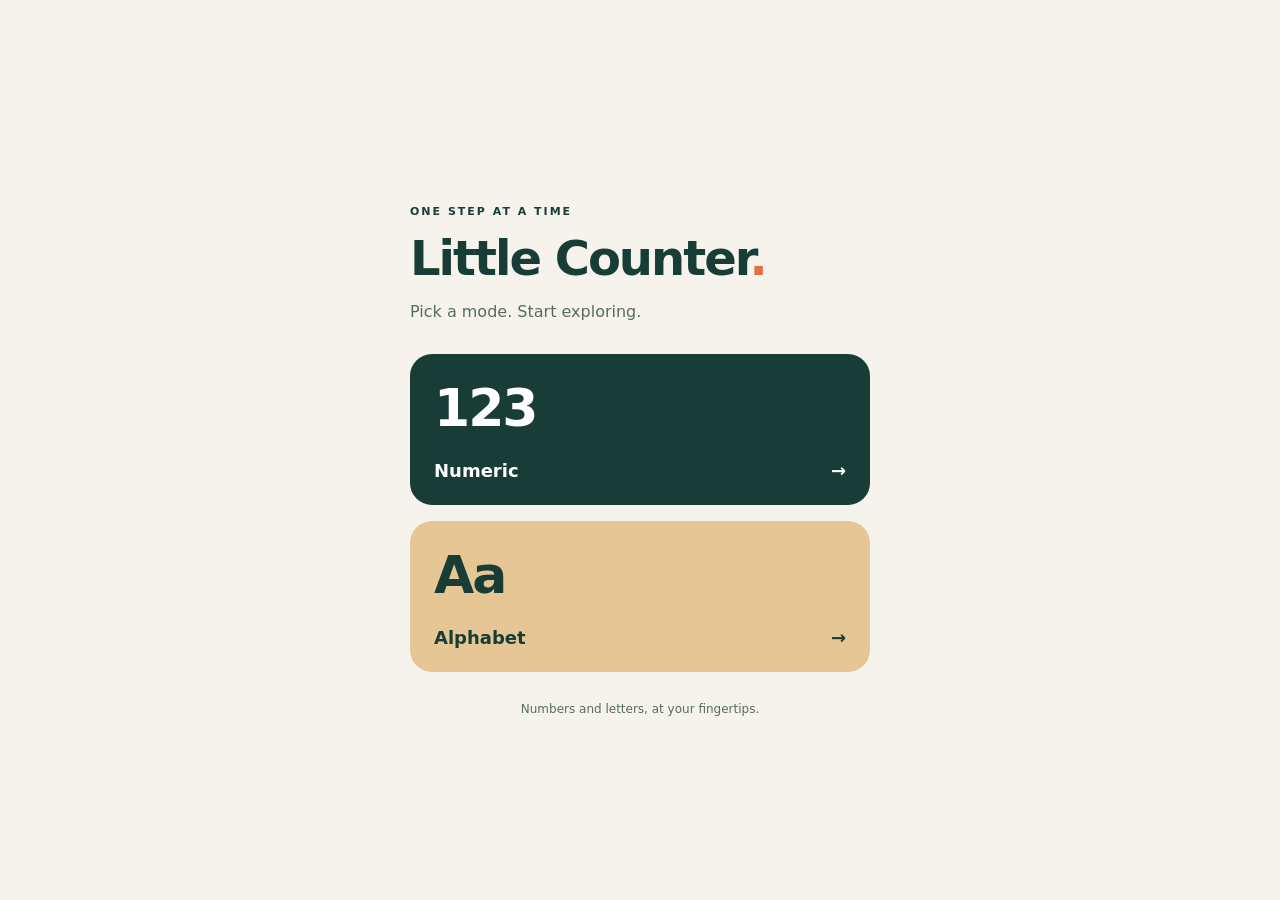
<file: index.html>
<!doctype html>
<html lang="en"><head><meta charset="utf-8"><meta name="viewport" content="width=device-width,initial-scale=1"><title>Little Counter</title><link rel="stylesheet" href="style.css"></head>
<body><main><p class="eyebrow">ONE STEP AT A TIME</p><h1>Little Counter<span>.</span></h1><p class="intro">Pick a mode. Start exploring.</p><nav class="choices" aria-label="Counter modes"><a href="numeric.html" id="numeric"><strong>123</strong><span>Numeric <b aria-hidden="true">→</b></span></a><a href="alphabet.html" id="alphabet"><strong>Aa</strong><span>Alphabet <b aria-hidden="true">→</b></span></a></nav><p class="footnote">Numbers and letters, at your fingertips.</p></main></body></html>
</file>
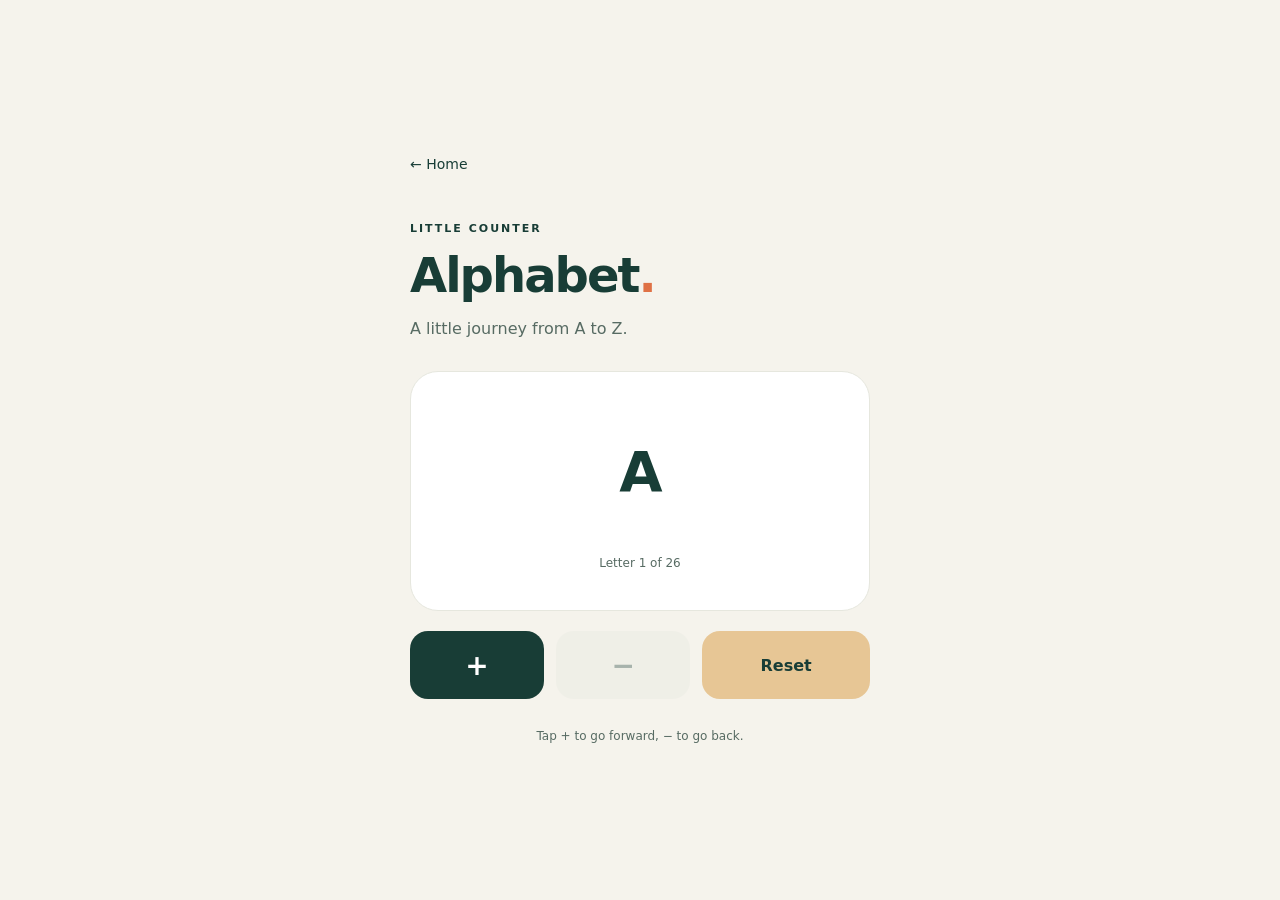
<file: alphabet.html>
<!doctype html>
<html lang="en"><head><meta charset="utf-8"><meta name="viewport" content="width=device-width,initial-scale=1"><title>Alphabet · Little Counter</title><link rel="stylesheet" href="style.css"><script src="counter.js" defer></script></head>
<body data-mode="alphabet"><main><a class="back" href="index.html">← Home</a><p class="eyebrow">LITTLE COUNTER</p><h1>Alphabet<span>.</span></h1><p class="intro">A little journey from A to Z.</p><section class="counter" aria-label="Alphabet counter"><output id="value" aria-live="polite" aria-atomic="true">A</output><p id="hint">Letter 1 of 26</p></section><div class="controls"><button id="plus" aria-label="Next letter">+</button><button id="minus" aria-label="Previous letter">−</button><button id="reset">Reset</button></div><p class="footnote">Tap + to go forward, − to go back.</p></main></body></html>
</file>
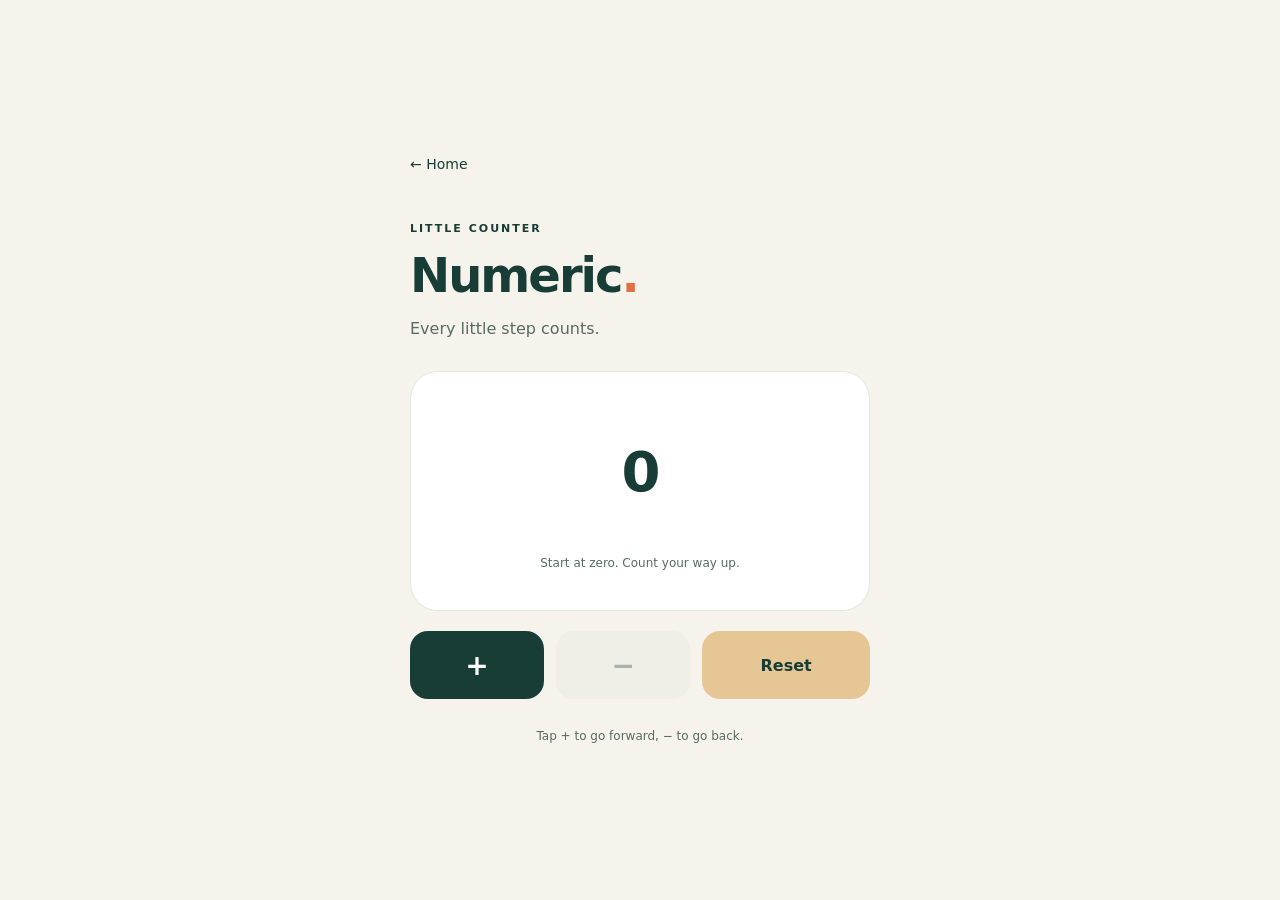
<file: numeric.html>
<!doctype html>
<html lang="en"><head><meta charset="utf-8"><meta name="viewport" content="width=device-width,initial-scale=1"><title>Numeric · Little Counter</title><link rel="stylesheet" href="style.css"><script src="counter.js" defer></script></head>
<body data-mode="numeric"><main><a class="back" href="index.html">← Home</a><p class="eyebrow">LITTLE COUNTER</p><h1>Numeric<span>.</span></h1><p class="intro">Every little step counts.</p><section class="counter" aria-label="Number counter"><output id="value" aria-live="polite" aria-atomic="true">0</output><p id="hint">Start at zero. Count your way up.</p></section><div class="controls"><button id="plus" aria-label="Increase number">+</button><button id="minus" aria-label="Decrease number">−</button><button id="reset">Reset</button></div><p class="footnote">Tap + to go forward, − to go back.</p></main></body></html>
</file>
<file: style.css>
*{box-sizing:border-box}body{margin:0;background:#f5f3ec;color:#183d36;font-family:system-ui,-apple-system,BlinkMacSystemFont,"Segoe UI",sans-serif;min-height:100dvh;display:grid;place-items:center;padding:28px 20px}main{width:100%;max-width:440px}.eyebrow{font-size:11px;font-weight:800;letter-spacing:2px;margin:36px 0 14px}h1{font-size:clamp(34px,9vw,48px);line-height:1.1;letter-spacing:-2px;margin:0}h1>span{color:#df7145}.intro{color:#576b63;line-height:1.6;margin:14px 0 30px}.choices{display:grid;gap:16px}.choices a{padding:24px;border-radius:22px;background:#183d36;color:#fff;text-decoration:none;display:grid;gap:22px}.choices a:nth-child(2){background:#e7c695;color:#183d36}.choices strong{font-size:52px;letter-spacing:-2px}.choices span{display:flex;justify-content:space-between;font-size:18px;font-weight:600}.footnote{font-size:12px;color:#576b63;text-align:center;margin:28px 0 12px;line-height:1.6}.back{color:#183d36;font-size:14px;text-decoration:none;display:inline-flex;align-items:center;min-height:44px}.counter{background:#fff;border:1px solid #e6e7de;border-radius:28px;text-align:center;padding:28px 12px;margin-bottom:20px}.counter output{display:block;font-size:clamp(32px,12vw,56px);font-weight:700;line-height:1.5;min-height:144px;align-content:center;overflow-wrap:anywhere;letter-spacing:-2px}.counter p{font-size:12px;color:#576b63;margin:12px 0}.controls{display:grid;grid-template-columns:1fr 1fr 1.25fr;gap:12px}button{border:0;border-radius:18px;min-height:68px;cursor:pointer;background:#e6e9e0;color:#183d36;font:600 28px system-ui;touch-action:manipulation}#plus{background:#183d36;color:white}#reset{background:#e7c695;font-size:16px}button:disabled{opacity:.35;cursor:default}a:focus-visible,button:focus-visible{outline:3px solid #df7145;outline-offset:5px}button:active:not(:disabled){transform:scale(.97)}@media(min-width:700px){body{padding:48px}main{max-width:460px}}
</file>
